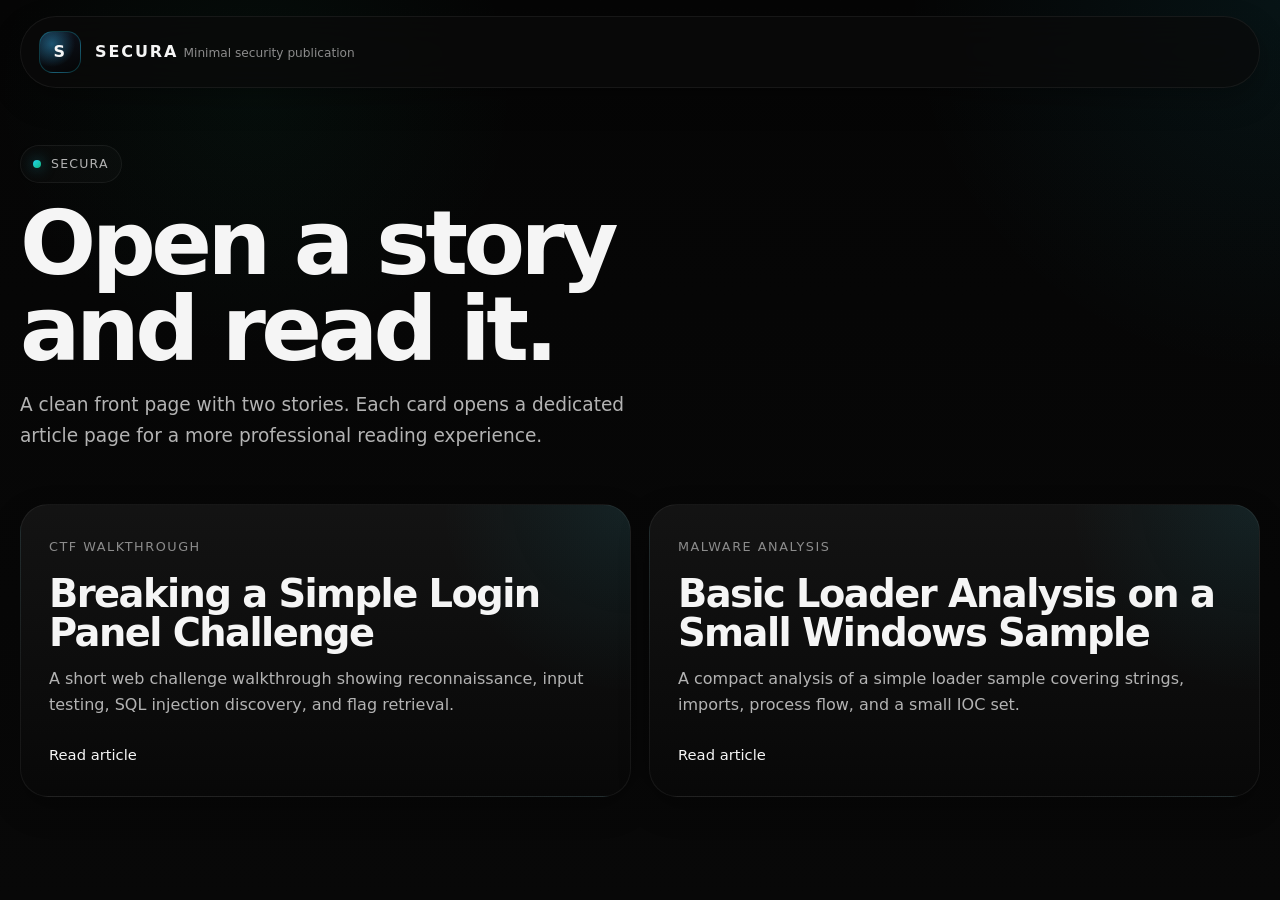
<file: index.html>
<!DOCTYPE html>
<html lang="en" data-theme="black">

<head>
    <meta charset="UTF-8">
    <meta name="viewport" content="width=device-width, initial-scale=1.0">
    <meta name="description" content="Secura is a minimalist cybersecurity publication for CTF walkthroughs and malware analysis.">
    <title>Secura</title>
    <link rel="icon" type="image/svg+xml"
        href="data:image/svg+xml,%3Csvg xmlns='http://www.w3.org/2000/svg' viewBox='0 0 64 64'%3E%3Crect width='64' height='64' rx='16' fill='%23050505'/%3E%3Cpath d='M32 12 48 18v12c0 11-6.8 17.8-16 22-9.2-4.2-16-11-16-22V18l16-6Z' fill='%2322d3ee' fill-opacity='.18' stroke='%2322d3ee' stroke-width='2.5'/%3E%3Ctext x='32' y='38' text-anchor='middle' font-size='24' font-family='Arial, sans-serif' font-weight='700' fill='%23f5f5f5'%3ES%3C/text%3E%3C/svg%3E">
    <link rel="stylesheet" href="styles-new.css">
</head>

<body>
    <div class="page-shell minimal-home">
        <header class="site-header minimal-header">
            <div class="container">
                <nav class="site-nav minimal-nav" aria-label="Primary navigation">
                    <a class="brand" href="index.html">
                        <span class="brand-mark">S</span>
                        <span class="brand-copy">
                            <span class="brand-name">Secura</span>
                            <span class="brand-tag">Minimal security publication</span>
                        </span>
                    </a>
                </nav>
            </div>
        </header>

        <main>
            <section class="minimal-hero" id="stories">
                <div class="container minimal-shell">
                    <div class="minimal-copy">
                        <div class="eyebrow">Secura</div>
                        <h1 class="minimal-title">Open a story and read it.</h1>
                        <p class="minimal-lead">
                            A clean front page with two stories. Each card opens a dedicated article page for a more professional reading experience.
                        </p>
                    </div>

                    <div class="workspace-grid">
                        <a class="workspace-card" href="ctf-walkthrough-login-panel.html">
                            <span class="workspace-kicker">CTF Walkthrough</span>
                            <h2 class="workspace-title">Breaking a Simple Login Panel Challenge</h2>
                            <p class="workspace-summary">
                                A short web challenge walkthrough showing reconnaissance, input testing, SQL injection discovery, and flag retrieval.
                            </p>
                            <span class="workspace-link">Read article</span>
                        </a>

                        <a class="workspace-card" href="malware-analysis-loader.html">
                            <span class="workspace-kicker">Malware Analysis</span>
                            <h2 class="workspace-title">Basic Loader Analysis on a Small Windows Sample</h2>
                            <p class="workspace-summary">
                                A compact analysis of a simple loader sample covering strings, imports, process flow, and a small IOC set.
                            </p>
                            <span class="workspace-link">Read article</span>
                        </a>
                    </div>
                </div>
            </section>
        </main>
    </div>
</body>

</html>
</file>
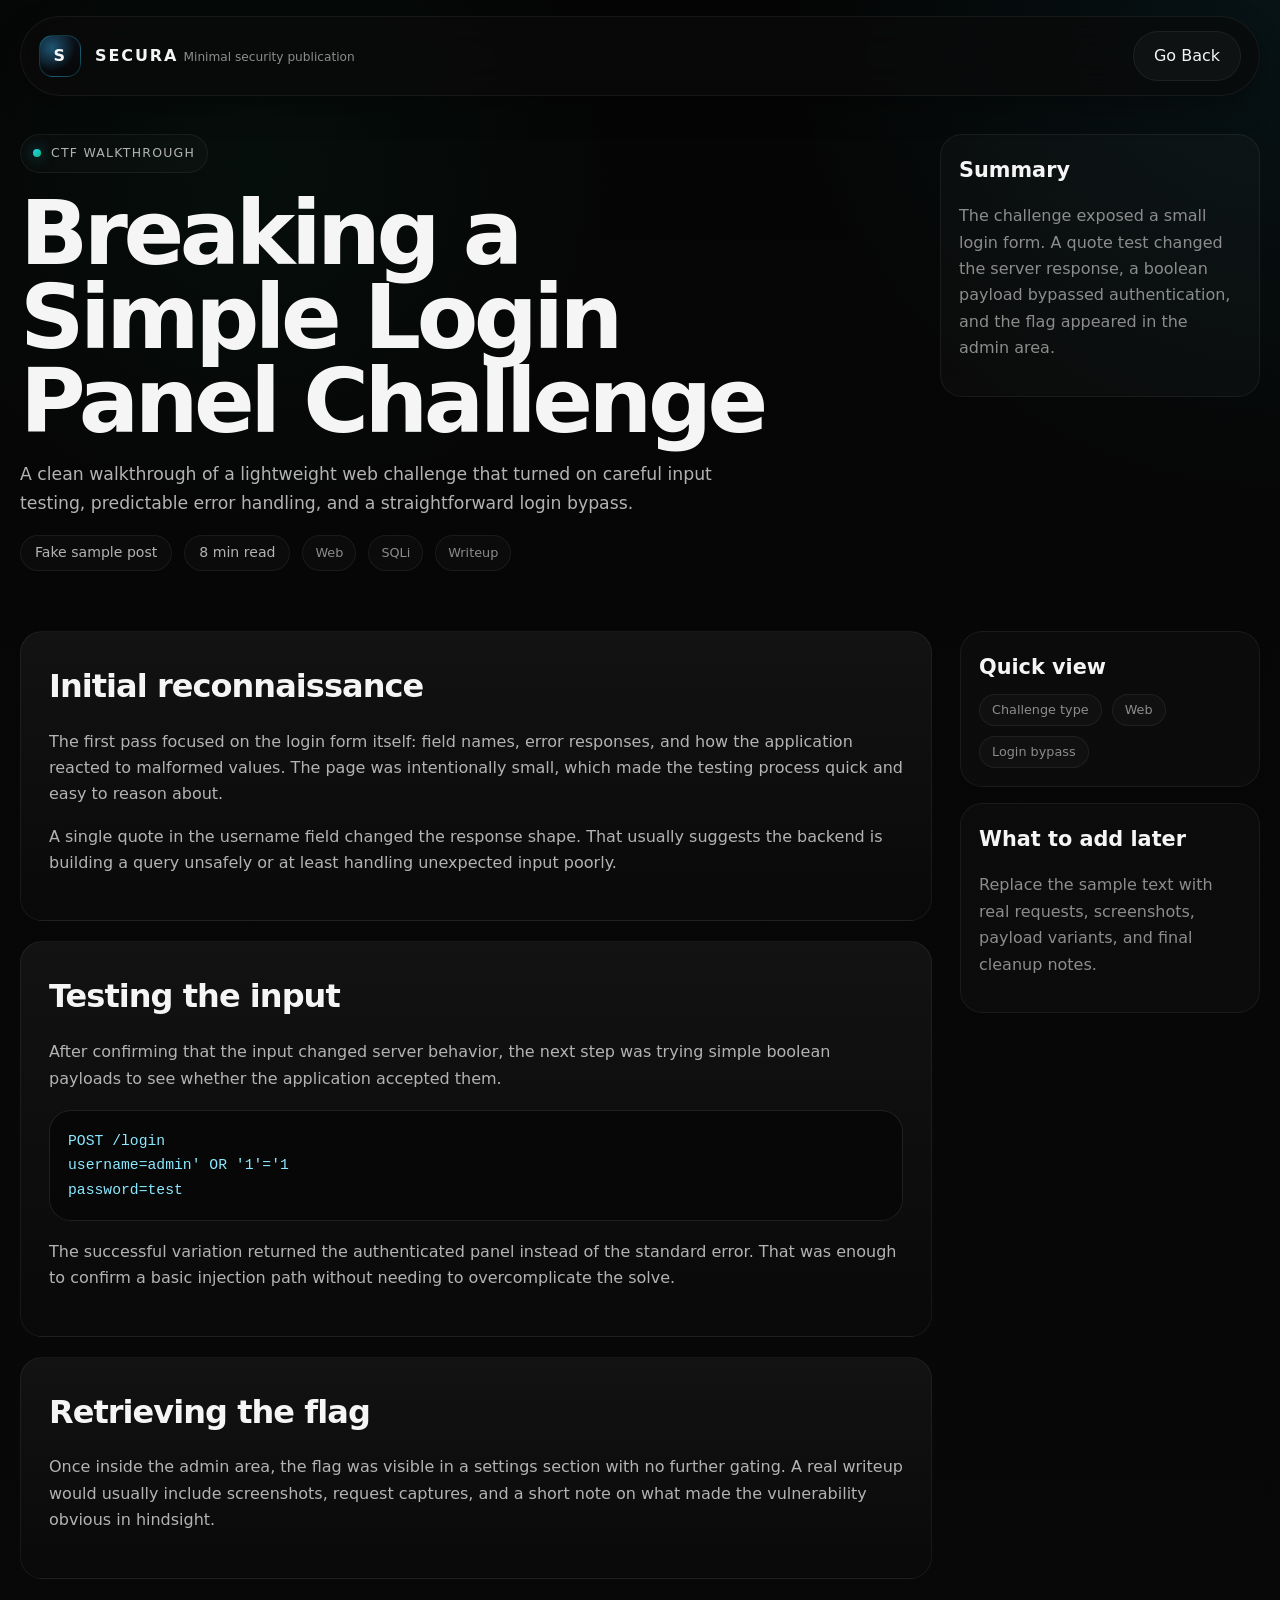
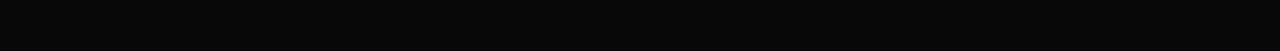
<file: ctf-walkthrough-login-panel.html>
<!DOCTYPE html>
<html lang="en" data-theme="black">

<head>
    <meta charset="UTF-8">
    <meta name="viewport" content="width=device-width, initial-scale=1.0">
    <meta name="description" content="CTF walkthrough for a simple login panel challenge published on Secura.">
    <title>Breaking a Simple Login Panel Challenge | Secura</title>
    <link rel="icon" type="image/svg+xml"
        href="data:image/svg+xml,%3Csvg xmlns='http://www.w3.org/2000/svg' viewBox='0 0 64 64'%3E%3Crect width='64' height='64' rx='16' fill='%23050505'/%3E%3Cpath d='M32 12 48 18v12c0 11-6.8 17.8-16 22-9.2-4.2-16-11-16-22V18l16-6Z' fill='%2322d3ee' fill-opacity='.18' stroke='%2322d3ee' stroke-width='2.5'/%3E%3Ctext x='32' y='38' text-anchor='middle' font-size='24' font-family='Arial, sans-serif' font-weight='700' fill='%23f5f5f5'%3ES%3C/text%3E%3C/svg%3E">
    <link rel="stylesheet" href="styles-new.css">
</head>

<body>
    <div class="page-shell">
        <header class="site-header minimal-header">
            <div class="container">
                <nav class="site-nav minimal-nav" aria-label="Primary navigation">
                    <a class="brand" href="index.html">
                        <span class="brand-mark">S</span>
                        <span class="brand-copy">
                            <span class="brand-name">Secura</span>
                            <span class="brand-tag">Minimal security publication</span>
                        </span>
                    </a>
                    <a class="button button-secondary top-back-button" href="index.html">Go Back</a>
                </nav>
            </div>
        </header>

        <main>
            <section class="full-article-hero">
                <div class="container">
                    <div class="full-article-grid">
                        <div class="full-article-copy">
                            <div class="eyebrow">CTF Walkthrough</div>
                            <h1 class="full-article-title">Breaking a Simple Login Panel Challenge</h1>
                            <p class="full-article-lead">
                                A clean walkthrough of a lightweight web challenge that turned on careful input testing,
                                predictable error handling, and a straightforward login bypass.
                            </p>
                            <div class="article-meta">
                                <span class="meta-pill">Fake sample post</span>
                                <span class="meta-pill">8 min read</span>
                                <span class="tag">Web</span>
                                <span class="tag">SQLi</span>
                                <span class="tag">Writeup</span>
                            </div>
                        </div>
                        <aside class="full-article-summary">
                            <div class="reader-side-card">
                                <h3 class="workspace-side-title">Summary</h3>
                                <p class="workspace-side-copy">
                                    The challenge exposed a small login form. A quote test changed the server response,
                                    a boolean payload bypassed authentication, and the flag appeared in the admin area.
                                </p>
                            </div>
                        </aside>
                    </div>
                </div>
            </section>

            <section class="section">
                <div class="container full-article-layout">
                    <article class="full-article-content">
                        <section class="article-section">
                            <h2>Initial reconnaissance</h2>
                            <p>
                                The first pass focused on the login form itself: field names, error responses, and how
                                the application reacted to malformed values. The page was intentionally small, which made
                                the testing process quick and easy to reason about.
                            </p>
                            <p>
                                A single quote in the username field changed the response shape. That usually suggests
                                the backend is building a query unsafely or at least handling unexpected input poorly.
                            </p>
                        </section>

                        <section class="article-section">
                            <h2>Testing the input</h2>
                            <p>
                                After confirming that the input changed server behavior, the next step was trying simple
                                boolean payloads to see whether the application accepted them.
                            </p>
                            <div class="reader-code">
                                <pre><code>POST /login
username=admin' OR '1'='1
password=test</code></pre>
                            </div>
                            <p>
                                The successful variation returned the authenticated panel instead of the standard error.
                                That was enough to confirm a basic injection path without needing to overcomplicate the solve.
                            </p>
                        </section>

                        <section class="article-section">
                            <h2>Retrieving the flag</h2>
                            <p>
                                Once inside the admin area, the flag was visible in a settings section with no further
                                gating. A real writeup would usually include screenshots, request captures, and a short
                                note on what made the vulnerability obvious in hindsight.
                            </p>
                        </section>
                    </article>

                    <aside class="full-article-sidebar">
                        <div class="reader-side-card">
                            <h3 class="workspace-side-title">Quick view</h3>
                            <div class="tags">
                                <span class="tag">Challenge type</span>
                                <span class="tag">Web</span>
                                <span class="tag">Login bypass</span>
                            </div>
                        </div>
                        <div class="reader-side-card">
                            <h3 class="workspace-side-title">What to add later</h3>
                            <p class="workspace-side-copy">
                                Replace the sample text with real requests, screenshots, payload variants, and final cleanup notes.
                            </p>
                        </div>
                    </aside>
                </div>
            </section>
        </main>
    </div>
</body>

</html>
</file>
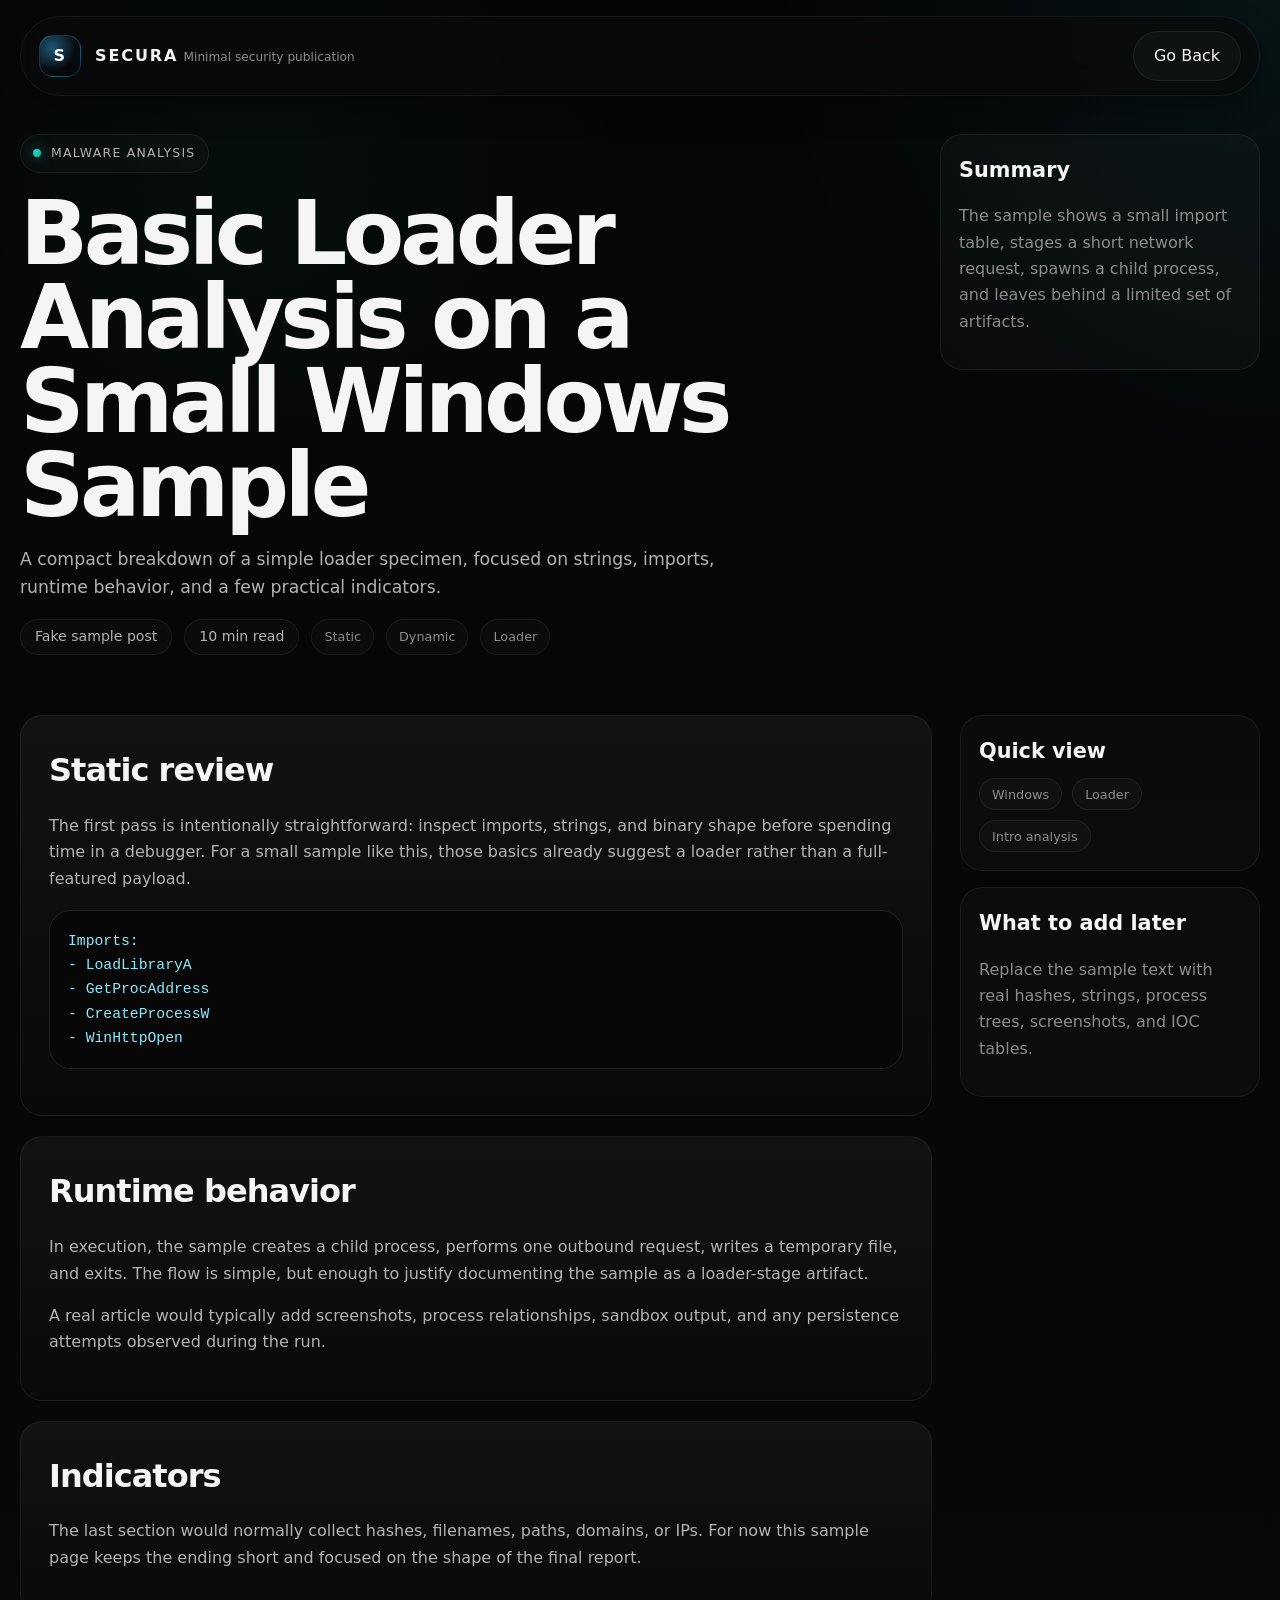
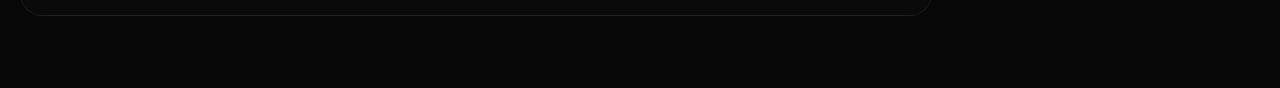
<file: malware-analysis-loader.html>
<!DOCTYPE html>
<html lang="en" data-theme="black">

<head>
    <meta charset="UTF-8">
    <meta name="viewport" content="width=device-width, initial-scale=1.0">
    <meta name="description" content="Malware analysis for a small Windows loader sample published on Secura.">
    <title>Basic Loader Analysis on a Small Windows Sample | Secura</title>
    <link rel="icon" type="image/svg+xml"
        href="data:image/svg+xml,%3Csvg xmlns='http://www.w3.org/2000/svg' viewBox='0 0 64 64'%3E%3Crect width='64' height='64' rx='16' fill='%23050505'/%3E%3Cpath d='M32 12 48 18v12c0 11-6.8 17.8-16 22-9.2-4.2-16-11-16-22V18l16-6Z' fill='%2322d3ee' fill-opacity='.18' stroke='%2322d3ee' stroke-width='2.5'/%3E%3Ctext x='32' y='38' text-anchor='middle' font-size='24' font-family='Arial, sans-serif' font-weight='700' fill='%23f5f5f5'%3ES%3C/text%3E%3C/svg%3E">
    <link rel="stylesheet" href="styles-new.css">
</head>

<body>
    <div class="page-shell">
        <header class="site-header minimal-header">
            <div class="container">
                <nav class="site-nav minimal-nav" aria-label="Primary navigation">
                    <a class="brand" href="index.html">
                        <span class="brand-mark">S</span>
                        <span class="brand-copy">
                            <span class="brand-name">Secura</span>
                            <span class="brand-tag">Minimal security publication</span>
                        </span>
                    </a>
                    <a class="button button-secondary top-back-button" href="index.html">Go Back</a>
                </nav>
            </div>
        </header>

        <main>
            <section class="full-article-hero">
                <div class="container">
                    <div class="full-article-grid">
                        <div class="full-article-copy">
                            <div class="eyebrow">Malware Analysis</div>
                            <h1 class="full-article-title">Basic Loader Analysis on a Small Windows Sample</h1>
                            <p class="full-article-lead">
                                A compact breakdown of a simple loader specimen, focused on strings, imports, runtime behavior, and a few practical indicators.
                            </p>
                            <div class="article-meta">
                                <span class="meta-pill">Fake sample post</span>
                                <span class="meta-pill">10 min read</span>
                                <span class="tag">Static</span>
                                <span class="tag">Dynamic</span>
                                <span class="tag">Loader</span>
                            </div>
                        </div>
                        <aside class="full-article-summary">
                            <div class="reader-side-card">
                                <h3 class="workspace-side-title">Summary</h3>
                                <p class="workspace-side-copy">
                                    The sample shows a small import table, stages a short network request, spawns a child process, and leaves behind a limited set of artifacts.
                                </p>
                            </div>
                        </aside>
                    </div>
                </div>
            </section>

            <section class="section">
                <div class="container full-article-layout">
                    <article class="full-article-content">
                        <section class="article-section">
                            <h2>Static review</h2>
                            <p>
                                The first pass is intentionally straightforward: inspect imports, strings, and binary
                                shape before spending time in a debugger. For a small sample like this, those basics
                                already suggest a loader rather than a full-featured payload.
                            </p>
                            <div class="reader-code">
                                <pre><code>Imports:
- LoadLibraryA
- GetProcAddress
- CreateProcessW
- WinHttpOpen</code></pre>
                            </div>
                        </section>

                        <section class="article-section">
                            <h2>Runtime behavior</h2>
                            <p>
                                In execution, the sample creates a child process, performs one outbound request, writes
                                a temporary file, and exits. The flow is simple, but enough to justify documenting the
                                sample as a loader-stage artifact.
                            </p>
                            <p>
                                A real article would typically add screenshots, process relationships, sandbox output,
                                and any persistence attempts observed during the run.
                            </p>
                        </section>

                        <section class="article-section">
                            <h2>Indicators</h2>
                            <p>
                                The last section would normally collect hashes, filenames, paths, domains, or IPs. For
                                now this sample page keeps the ending short and focused on the shape of the final report.
                            </p>
                        </section>
                    </article>

                    <aside class="full-article-sidebar">
                        <div class="reader-side-card">
                            <h3 class="workspace-side-title">Quick view</h3>
                            <div class="tags">
                                <span class="tag">Windows</span>
                                <span class="tag">Loader</span>
                                <span class="tag">Intro analysis</span>
                            </div>
                        </div>
                        <div class="reader-side-card">
                            <h3 class="workspace-side-title">What to add later</h3>
                            <p class="workspace-side-copy">
                                Replace the sample text with real hashes, strings, process trees, screenshots, and IOC tables.
                            </p>
                        </div>
                    </aside>
                </div>
            </section>
        </main>
    </div>
</body>

</html>
</file>
<file: styles-new.css>
:root {
    color-scheme: dark;
    --bg: #050505;
    --bg-elevated: #080808;
    --surface: #111111;
    --surface-alt: #141414;
    --surface-strong: #181818;
    --surface-glass: rgba(10, 10, 10, 0.72);
    --border: rgba(255, 255, 255, 0.06);
    --border-strong: rgba(255, 255, 255, 0.08);
    --text: #f5f5f5;
    --text-secondary: #b3b3b3;
    --text-muted: #8c8c8c;
    --text-faint: #7a7a7a;
    --accent: #22d3ee;
    --accent-soft: rgba(34, 211, 238, 0.18);
    --accent-strong: #38bdf8;
    --accent-secondary: #10b981;
    --accent-secondary-soft: rgba(16, 185, 129, 0.16);
    --warning: #f59e0b;
    --high: #fb7185;
    --critical: #ef4444;
    --shadow: 0 22px 60px rgba(0, 0, 0, 0.35);
    --shadow-soft: 0 12px 30px rgba(0, 0, 0, 0.28);
    --radius-sm: 14px;
    --radius: 22px;
    --radius-lg: 30px;
    --container: 1240px;
    --reading: 780px;
    --nav-height: 82px;
    --font-body: ui-sans-serif, system-ui, -apple-system, BlinkMacSystemFont, "Segoe UI", sans-serif;
    --font-heading: ui-sans-serif, system-ui, -apple-system, BlinkMacSystemFont, "Segoe UI", sans-serif;
    --font-mono: "SFMono-Regular", Consolas, "Liberation Mono", Menlo, monospace;
}

:root[data-theme="graphite"] {
    --bg: #0b0b0b;
    --bg-elevated: #101010;
    --surface: #151515;
    --surface-alt: #191919;
    --surface-strong: #202020;
    --surface-glass: rgba(17, 17, 17, 0.72);
    --border: rgba(255, 255, 255, 0.08);
    --border-strong: rgba(255, 255, 255, 0.12);
}

* {
    box-sizing: border-box;
}

html {
    scroll-behavior: smooth;
}

body {
    margin: 0;
    min-height: 100vh;
    background:
        radial-gradient(circle at top right, rgba(34, 211, 238, 0.07), transparent 24%),
        radial-gradient(circle at 20% 10%, rgba(16, 185, 129, 0.05), transparent 20%),
        linear-gradient(180deg, var(--bg) 0%, var(--bg-elevated) 100%);
    color: var(--text);
    font-family: var(--font-body);
    line-height: 1.65;
    -webkit-font-smoothing: antialiased;
    text-rendering: optimizeLegibility;
}

body::before {
    content: "";
    position: fixed;
    inset: 0;
    pointer-events: none;
    background-image:
        linear-gradient(rgba(255, 255, 255, 0.02) 1px, transparent 1px),
        linear-gradient(90deg, rgba(255, 255, 255, 0.02) 1px, transparent 1px);
    background-size: 120px 120px;
    mask-image: radial-gradient(circle at top, rgba(0, 0, 0, 0.65), transparent 72%);
    opacity: 0.45;
}

img {
    max-width: 100%;
    display: block;
}

a {
    color: inherit;
    text-decoration: none;
}

button,
input,
textarea,
select {
    font: inherit;
}

button {
    cursor: pointer;
}

::selection {
    background: rgba(34, 211, 238, 0.22);
    color: var(--text);
}

.page-shell {
    position: relative;
}

.container {
    width: min(calc(100% - 32px), var(--container));
    margin: 0 auto;
}

.site-header {
    position: sticky;
    top: 0;
    z-index: 40;
    padding: 16px 0;
}

.site-nav {
    display: flex;
    align-items: center;
    justify-content: space-between;
    gap: 24px;
    min-height: var(--nav-height);
    padding: 16px 22px;
    border: 1px solid var(--border);
    border-radius: 999px;
    background: var(--surface-glass);
    backdrop-filter: blur(18px);
    box-shadow: var(--shadow-soft);
}

.brand {
    display: inline-flex;
    align-items: center;
    gap: 14px;
    min-width: 0;
}

.brand-mark {
    width: 42px;
    height: 42px;
    border-radius: 14px;
    border: 1px solid rgba(34, 211, 238, 0.24);
    background:
        radial-gradient(circle at 30% 30%, rgba(56, 189, 248, 0.4), transparent 58%),
        linear-gradient(160deg, rgba(17, 24, 39, 0.8), rgba(5, 5, 5, 0.98));
    display: grid;
    place-items: center;
    font-family: var(--font-heading);
    font-size: 1rem;
    font-weight: 700;
    letter-spacing: 0.08em;
}

.brand-copy {
    min-width: 0;
}

.brand-name {
    font-family: var(--font-heading);
    font-size: 1rem;
    font-weight: 700;
    letter-spacing: 0.12em;
    text-transform: uppercase;
}

.brand-tag {
    font-size: 0.76rem;
    color: var(--text-muted);
    white-space: nowrap;
}

.nav-menu {
    display: flex;
    align-items: center;
    gap: 8px;
    flex: 1;
    justify-content: center;
    flex-wrap: wrap;
}

.nav-link,
.icon-button,
.theme-toggle,
.mobile-toggle {
    border: 1px solid transparent;
    border-radius: 999px;
    transition: border-color 180ms ease, background-color 180ms ease, color 180ms ease, transform 180ms ease, box-shadow 180ms ease;
}

.nav-link {
    padding: 10px 14px;
    color: var(--text-secondary);
    font-size: 0.94rem;
}

.nav-link:hover,
.nav-link.active {
    color: var(--text);
    border-color: var(--border);
    background: rgba(255, 255, 255, 0.03);
}

.nav-actions {
    display: flex;
    align-items: center;
    gap: 10px;
}

.icon-button,
.theme-toggle,
.mobile-toggle {
    display: inline-flex;
    align-items: center;
    justify-content: center;
    gap: 10px;
    min-width: 42px;
    height: 42px;
    padding: 0 14px;
    background: rgba(255, 255, 255, 0.03);
    color: var(--text-secondary);
    border-color: var(--border);
}

.icon-button:hover,
.theme-toggle:hover,
.mobile-toggle:hover,
.button:hover,
.chip:hover,
.note-card:hover,
.story-card:hover,
.brief-card:hover,
.archive-item:hover {
    transform: translateY(-1px);
}

.theme-toggle span:last-child,
.search-trigger span:last-child {
    font-size: 0.88rem;
}

.mobile-toggle {
    display: none;
}

.page-hero,
.subpage-hero {
    position: relative;
    padding: 44px 0 48px;
}

.page-hero {
    min-height: calc(100vh - 110px);
    display: flex;
    align-items: center;
}

.hero-grid {
    display: grid;
    grid-template-columns: minmax(0, 1.15fr) minmax(320px, 0.85fr);
    gap: 36px;
    align-items: stretch;
}

.eyebrow {
    display: inline-flex;
    align-items: center;
    gap: 10px;
    padding: 8px 12px;
    border: 1px solid var(--border);
    border-radius: 999px;
    background: rgba(255, 255, 255, 0.02);
    color: var(--text-secondary);
    font-size: 0.78rem;
    letter-spacing: 0.1em;
    text-transform: uppercase;
}

.eyebrow::before {
    content: "";
    width: 8px;
    height: 8px;
    border-radius: 999px;
    background: linear-gradient(135deg, var(--accent), var(--accent-secondary));
    box-shadow: 0 0 14px rgba(34, 211, 238, 0.5);
}

.hero-title,
.subpage-title,
.article-title {
    margin: 18px 0 18px;
    font-family: var(--font-heading);
    letter-spacing: -0.04em;
    line-height: 0.95;
}

.hero-title {
    max-width: 11ch;
    font-size: clamp(3.3rem, 7vw, 6.3rem);
}

.hero-lead,
.subpage-lead {
    max-width: 63ch;
    color: var(--text-secondary);
    font-size: clamp(1.04rem, 2vw, 1.22rem);
}

.hero-meta,
.article-meta,
.mini-meta,
.brief-meta,
.archive-meta,
.author-links {
    display: flex;
    flex-wrap: wrap;
    gap: 12px;
}

.meta-pill,
.tag,
.severity,
.stat-label,
.toc-link,
.search-chip {
    border: 1px solid var(--border);
    border-radius: 999px;
}

.meta-pill,
.tag,
.severity,
.search-chip {
    display: inline-flex;
    align-items: center;
    gap: 8px;
    min-height: 36px;
    padding: 0 14px;
    background: rgba(255, 255, 255, 0.025);
    color: var(--text-secondary);
    font-size: 0.88rem;
}

.severity.low {
    color: #86efac;
}

.severity.medium {
    color: #fcd34d;
}

.severity.high {
    color: #fda4af;
}

.severity.critical {
    color: #f87171;
}

.hero-actions,
.subpage-actions,
.ioc-toolbar {
    display: flex;
    flex-wrap: wrap;
    gap: 14px;
    margin-top: 28px;
}

.button,
.chip {
    display: inline-flex;
    align-items: center;
    justify-content: center;
    gap: 10px;
    min-height: 50px;
    padding: 0 20px;
    border-radius: 999px;
    border: 1px solid var(--border);
    background: rgba(255, 255, 255, 0.03);
    color: var(--text);
    transition: border-color 180ms ease, background-color 180ms ease, transform 180ms ease, box-shadow 180ms ease;
}

.chip.active {
    border-color: rgba(34, 211, 238, 0.26);
    background: rgba(34, 211, 238, 0.1);
    color: var(--text);
    box-shadow: 0 10px 24px rgba(34, 211, 238, 0.08);
}

.button-primary {
    background: linear-gradient(135deg, rgba(34, 211, 238, 0.16), rgba(16, 185, 129, 0.12));
    border-color: rgba(34, 211, 238, 0.28);
    box-shadow: 0 16px 36px rgba(10, 12, 14, 0.3);
}

.button-secondary:hover,
.button-primary:hover {
    border-color: rgba(34, 211, 238, 0.32);
    box-shadow: 0 16px 32px rgba(34, 211, 238, 0.08);
}

.hero-panel,
.story-card,
.brief-card,
.note-card,
.archive-item,
.stat-card,
.article-figure,
.article-callout,
.toc,
.iocs-panel,
.author-card,
.mission-panel,
.values-grid .value-card,
.process-step,
.article-aside-card {
    position: relative;
    overflow: hidden;
    border: 1px solid var(--border);
    border-radius: var(--radius);
    background: linear-gradient(180deg, rgba(20, 20, 20, 0.96), rgba(10, 10, 10, 0.96));
    box-shadow: var(--shadow-soft);
}

.hero-panel {
    min-height: 560px;
    padding: 26px;
    display: flex;
    flex-direction: column;
    justify-content: space-between;
}

.hero-panel::before,
.article-figure::before {
    content: "";
    position: absolute;
    inset: 0;
    background:
        radial-gradient(circle at 78% 20%, rgba(34, 211, 238, 0.18), transparent 22%),
        radial-gradient(circle at 24% 75%, rgba(16, 185, 129, 0.12), transparent 18%),
        linear-gradient(rgba(255, 255, 255, 0.03) 1px, transparent 1px),
        linear-gradient(90deg, rgba(255, 255, 255, 0.03) 1px, transparent 1px);
    background-size: auto, auto, 38px 38px, 38px 38px;
    opacity: 0.8;
}

.hero-panel::after,
.article-figure::after {
    content: "";
    position: absolute;
    inset: 0;
    background:
        radial-gradient(circle at 30% 30%, rgba(255, 255, 255, 0.05) 1px, transparent 1px),
        radial-gradient(circle at 78% 62%, rgba(34, 211, 238, 0.18) 2px, transparent 3px),
        radial-gradient(circle at 58% 24%, rgba(16, 185, 129, 0.18) 1.5px, transparent 2px);
    background-size: 240px 240px, 220px 220px, 280px 280px;
    animation: drift 20s linear infinite;
    opacity: 0.5;
}

.hero-panel-content,
.hero-illustration,
.article-figure-inner {
    position: relative;
    z-index: 1;
}

.hero-panel-kicker {
    color: var(--text-muted);
    font-size: 0.82rem;
    letter-spacing: 0.12em;
    text-transform: uppercase;
}

.hero-panel-title,
.section-title,
.story-title,
.archive-title,
.brief-title,
.article-section h2,
.article-section h3 {
    font-family: var(--font-heading);
    letter-spacing: -0.03em;
}

.hero-panel-title {
    max-width: 11ch;
    margin: 10px 0 0;
    font-size: clamp(2.2rem, 4vw, 3.6rem);
    line-height: 1;
}

.hero-panel-summary,
.story-summary,
.archive-summary,
.brief-summary,
.article-summary,
.article-section p,
.article-section li,
.toc p,
.mission-panel p,
.value-card p,
.process-step p,
.author-card p,
.article-aside-card p {
    color: var(--text-secondary);
}

.hero-illustration {
    align-self: stretch;
    min-height: 220px;
    border-radius: 22px;
    border: 1px solid rgba(255, 255, 255, 0.05);
    background:
        linear-gradient(115deg, rgba(34, 211, 238, 0.06), transparent 48%),
        radial-gradient(circle at 72% 35%, rgba(56, 189, 248, 0.3), transparent 25%),
        radial-gradient(circle at 30% 72%, rgba(16, 185, 129, 0.22), transparent 22%),
        linear-gradient(180deg, rgba(8, 8, 8, 0.32), rgba(8, 8, 8, 0.85));
    box-shadow: inset 0 0 0 1px rgba(255, 255, 255, 0.02);
}

.hero-illustration svg {
    width: 100%;
    height: 100%;
    opacity: 0.72;
}

.section {
    padding: 36px 0 72px;
}

.section-header {
    display: flex;
    align-items: end;
    justify-content: space-between;
    gap: 20px;
    margin-bottom: 28px;
}

.section-title {
    margin: 0;
    font-size: clamp(1.8rem, 4vw, 3rem);
}

.section-copy {
    max-width: 60ch;
    color: var(--text-secondary);
}

.stats-grid,
.story-grid,
.brief-grid,
.values-grid,
.process-grid {
    display: grid;
    gap: 18px;
}

.stats-grid {
    grid-template-columns: repeat(4, minmax(0, 1fr));
}

.stat-card {
    padding: 24px;
}

.stat-value {
    font-family: var(--font-heading);
    font-size: clamp(2rem, 4vw, 3rem);
    letter-spacing: -0.05em;
}

.stat-label {
    display: inline-flex;
    margin-top: 10px;
    padding: 8px 12px;
    color: var(--text-muted);
    font-size: 0.82rem;
}

.story-grid {
    grid-template-columns: 1.2fr 1fr 1fr;
}

.story-card {
    padding: 22px;
}

.story-card.featured {
    min-height: 520px;
}

.story-card.featured .story-visual {
    min-height: 240px;
}

.story-visual,
.brief-visual,
.archive-visual {
    position: relative;
    margin-bottom: 18px;
    border-radius: 18px;
    border: 1px solid rgba(255, 255, 255, 0.05);
    overflow: hidden;
    background:
        radial-gradient(circle at 70% 20%, rgba(34, 211, 238, 0.3), transparent 22%),
        radial-gradient(circle at 24% 76%, rgba(16, 185, 129, 0.18), transparent 18%),
        linear-gradient(135deg, rgba(255, 255, 255, 0.05), transparent 38%),
        linear-gradient(180deg, rgba(17, 17, 17, 0.98), rgba(8, 8, 8, 0.95));
}

.story-visual {
    min-height: 180px;
}

.archive-visual {
    width: 92px;
    min-width: 92px;
    height: 92px;
    margin: 0;
}

.story-visual::before,
.brief-visual::before,
.archive-visual::before {
    content: "";
    position: absolute;
    inset: 0;
    background-image:
        linear-gradient(rgba(255, 255, 255, 0.04) 1px, transparent 1px),
        linear-gradient(90deg, rgba(255, 255, 255, 0.04) 1px, transparent 1px);
    background-size: 26px 26px;
    opacity: 0.5;
}

.story-card:hover,
.brief-card:hover,
.note-card:hover,
.archive-item:hover {
    border-color: rgba(34, 211, 238, 0.22);
    box-shadow: 0 18px 44px rgba(0, 0, 0, 0.42);
}

.story-title,
.archive-title,
.brief-title {
    margin: 0 0 12px;
    font-size: clamp(1.3rem, 3vw, 2rem);
    line-height: 1.1;
}

.story-summary,
.brief-summary,
.archive-summary {
    margin: 0 0 20px;
}

.tags {
    display: flex;
    flex-wrap: wrap;
    gap: 10px;
}

.tag {
    min-height: 32px;
    padding: 0 12px;
    color: var(--text-muted);
    font-size: 0.8rem;
}

.mini-meta,
.archive-meta,
.brief-meta {
    margin-top: 18px;
}

.compact-list {
    display: grid;
    gap: 14px;
    margin-top: 18px;
}

.archive-item {
    display: flex;
    gap: 18px;
    align-items: flex-start;
    padding: 18px;
}

.archive-copy {
    flex: 1;
}

.brief-grid {
    grid-template-columns: repeat(4, minmax(0, 1fr));
}

.brief-card,
.note-card {
    padding: 18px;
}

.brief-visual {
    min-height: 88px;
}

.notes-board {
    display: grid;
    grid-template-columns: 1.2fr 1fr;
    gap: 18px;
}

.note-list {
    display: grid;
    gap: 14px;
}

.note-card {
    display: flex;
    gap: 16px;
    align-items: flex-start;
}

.note-stamp {
    min-width: 74px;
    font-family: var(--font-heading);
    font-size: 0.94rem;
    color: var(--text-muted);
}

.subpage-hero {
    padding-top: 26px;
}

.subpage-title {
    font-size: clamp(2.8rem, 6vw, 5rem);
}

.content-grid {
    display: grid;
    grid-template-columns: minmax(0, 1fr) 340px;
    gap: 24px;
    align-items: start;
}

.toc {
    position: sticky;
    top: calc(var(--nav-height) + 28px);
    padding: 22px;
}

.toc-title {
    margin: 0 0 8px;
    font-family: var(--font-heading);
    font-size: 1.1rem;
}

.toc-links {
    display: grid;
    gap: 10px;
    margin-top: 18px;
}

.toc-link {
    padding: 12px 14px;
    color: var(--text-secondary);
    background: rgba(255, 255, 255, 0.025);
}

.toc-link.active,
.toc-link:hover {
    color: var(--text);
    border-color: rgba(34, 211, 238, 0.18);
    background: rgba(34, 211, 238, 0.08);
}

.article-shell {
    display: grid;
    gap: 24px;
}

.article-hero {
    padding-top: 24px;
}

.article-title {
    font-size: clamp(3rem, 6vw, 5.4rem);
    max-width: 12ch;
}

.article-summary {
    max-width: 68ch;
    font-size: 1.08rem;
}

.article-figure {
    min-height: 380px;
    padding: 26px;
}

.article-figure-inner {
    display: flex;
    flex-direction: column;
    justify-content: space-between;
    min-height: 100%;
}

.figure-grid {
    display: grid;
    grid-template-columns: 1.1fr 0.9fr;
    gap: 18px;
}

.figure-card {
    padding: 18px;
    border: 1px solid rgba(255, 255, 255, 0.06);
    border-radius: 18px;
    background: rgba(0, 0, 0, 0.3);
}

.article-layout {
    display: grid;
    grid-template-columns: 260px minmax(0, var(--reading));
    justify-content: center;
    gap: 28px;
    padding-bottom: 80px;
}

.article-content {
    display: grid;
    gap: 24px;
}

.article-section {
    padding: 28px;
    border: 1px solid var(--border);
    border-radius: var(--radius);
    background: linear-gradient(180deg, rgba(20, 20, 20, 0.92), rgba(10, 10, 10, 0.92));
}

.article-section h2 {
    margin: 0 0 16px;
    font-size: 2rem;
}

.article-section h3 {
    margin: 28px 0 10px;
    font-size: 1.24rem;
}

.article-section blockquote {
    margin: 24px 0;
    padding: 22px 24px;
    border-left: 2px solid rgba(34, 211, 238, 0.32);
    border-radius: 0 var(--radius-sm) var(--radius-sm) 0;
    background: rgba(255, 255, 255, 0.025);
    color: var(--text);
    font-size: 1.08rem;
}

.article-callout {
    padding: 20px;
    margin: 22px 0;
}

.article-callout strong {
    display: block;
    margin-bottom: 8px;
    font-family: var(--font-heading);
}

.article-section ul,
.article-section ol {
    margin: 12px 0;
    padding-left: 20px;
}

.signal-grid,
.artifact-grid,
.author-links,
.footer-links {
    display: flex;
    flex-wrap: wrap;
    gap: 12px;
}

.signal-grid {
    margin-top: 18px;
}

.signal-card {
    flex: 1 1 180px;
    padding: 18px;
    border: 1px solid var(--border);
    border-radius: 18px;
    background: rgba(255, 255, 255, 0.025);
}

pre,
code {
    font-family: var(--font-mono);
}

pre {
    margin: 18px 0 0;
    padding: 18px;
    overflow-x: auto;
    border: 1px solid var(--border);
    border-radius: 18px;
    background: #070707;
    color: #d6f8ff;
    font-size: 0.92rem;
}

code {
    color: #8be9ff;
}

.code-block {
    position: relative;
}

.copy-button {
    position: absolute;
    top: 14px;
    right: 14px;
    min-height: 36px;
    padding: 0 12px;
    border-radius: 999px;
    border: 1px solid var(--border);
    background: rgba(17, 17, 17, 0.92);
    color: var(--text-secondary);
}

.data-table {
    width: 100%;
    border-collapse: collapse;
    margin-top: 16px;
}

.data-table th,
.data-table td {
    padding: 14px 16px;
    border-bottom: 1px solid rgba(255, 255, 255, 0.06);
    text-align: left;
    vertical-align: top;
}

.data-table th {
    color: var(--text-secondary);
    font-size: 0.84rem;
    font-weight: 600;
    letter-spacing: 0.08em;
    text-transform: uppercase;
}

.data-table tbody tr:hover {
    background: rgba(255, 255, 255, 0.025);
}

.ioc-search {
    min-height: 46px;
    width: min(100%, 340px);
    padding: 0 16px;
    border: 1px solid var(--border);
    border-radius: 999px;
    background: rgba(255, 255, 255, 0.03);
    color: var(--text);
}

.copyable {
    cursor: pointer;
}

.copyable:hover {
    color: var(--accent);
}

.author-card,
.mission-panel {
    padding: 24px;
}

.author-row {
    display: flex;
    gap: 18px;
    align-items: center;
}

.author-avatar {
    width: 72px;
    height: 72px;
    border-radius: 22px;
    border: 1px solid rgba(34, 211, 238, 0.16);
    background:
        radial-gradient(circle at 30% 30%, rgba(56, 189, 248, 0.35), transparent 54%),
        linear-gradient(180deg, #151515, #090909);
}

.footer {
    padding: 24px 0 44px;
    color: var(--text-muted);
}

.footer-inner {
    display: flex;
    justify-content: space-between;
    gap: 20px;
    align-items: center;
    flex-wrap: wrap;
    padding-top: 24px;
    border-top: 1px solid var(--border);
}

.values-grid {
    grid-template-columns: repeat(3, minmax(0, 1fr));
}

.process-grid {
    grid-template-columns: repeat(2, minmax(0, 1fr));
}

.value-card,
.process-step {
    padding: 22px;
}

.muted {
    color: var(--text-muted);
}

.search-dialog {
    position: fixed;
    inset: 0;
    z-index: 90;
    display: none;
    align-items: flex-start;
    justify-content: center;
    padding: 120px 16px 24px;
    background: rgba(0, 0, 0, 0.6);
    backdrop-filter: blur(10px);
}

.search-dialog.open {
    display: flex;
}

.search-panel {
    width: min(820px, 100%);
    padding: 20px;
    border: 1px solid var(--border-strong);
    border-radius: 28px;
    background: linear-gradient(180deg, rgba(18, 18, 18, 0.98), rgba(8, 8, 8, 0.98));
    box-shadow: var(--shadow);
}

.search-header {
    display: flex;
    gap: 14px;
    align-items: center;
}

.search-input {
    flex: 1;
    min-height: 54px;
    padding: 0 18px;
    border: 1px solid var(--border);
    border-radius: 18px;
    background: rgba(255, 255, 255, 0.03);
    color: var(--text);
}

.search-results {
    display: grid;
    gap: 12px;
    margin-top: 18px;
}

.search-result {
    display: block;
    padding: 16px 18px;
    border: 1px solid var(--border);
    border-radius: 18px;
    background: rgba(255, 255, 255, 0.025);
}

.search-result:hover {
    border-color: rgba(34, 211, 238, 0.18);
    background: rgba(34, 211, 238, 0.06);
}

.search-result.hidden,
.search-empty.hidden,
[data-filter-item].hidden,
[data-ioc-row].hidden {
    display: none;
}

.search-result-title {
    font-family: var(--font-heading);
    font-size: 1.02rem;
}

.search-result-meta,
.search-empty {
    color: var(--text-muted);
    font-size: 0.92rem;
}

.screen-reader {
    position: absolute;
    width: 1px;
    height: 1px;
    padding: 0;
    margin: -1px;
    overflow: hidden;
    clip: rect(0, 0, 0, 0);
    border: 0;
}

.iocs-panel {
    padding: 24px;
}

.minimal-home {
    min-height: 100vh;
}

.minimal-header {
    padding-bottom: 0;
}

.minimal-nav {
    min-height: 72px;
    padding: 14px 18px;
}

.minimal-hero {
    min-height: calc(100vh - 110px);
    display: flex;
    align-items: center;
    padding: 32px 0 56px;
}

.minimal-shell {
    display: grid;
    gap: 34px;
}

.minimal-copy {
    max-width: 760px;
}

.minimal-title {
    margin: 18px 0 14px;
    font-family: var(--font-heading);
    font-size: clamp(3rem, 7vw, 5.6rem);
    line-height: 0.95;
    letter-spacing: -0.05em;
}

.minimal-lead {
    max-width: 56ch;
    color: var(--text-secondary);
    font-size: clamp(1.02rem, 2vw, 1.16rem);
}

.workspace-grid {
    display: grid;
    grid-template-columns: repeat(2, minmax(0, 1fr));
    gap: 18px;
}

.workspace-card {
    display: block;
    text-align: left;
    padding: 28px;
    border: 1px solid var(--border);
    border-radius: 28px;
    background:
        radial-gradient(circle at top right, rgba(34, 211, 238, 0.08), transparent 28%),
        linear-gradient(180deg, rgba(20, 20, 20, 0.96), rgba(8, 8, 8, 0.96));
    color: var(--text);
    box-shadow: var(--shadow-soft);
    transition: transform 180ms ease, border-color 180ms ease, box-shadow 180ms ease;
}

.workspace-card:hover {
    transform: translateY(-2px);
    border-color: rgba(34, 211, 238, 0.18);
    box-shadow: 0 18px 40px rgba(0, 0, 0, 0.36);
}

.workspace-kicker {
    display: inline-flex;
    margin-bottom: 18px;
    color: var(--text-muted);
    font-size: 0.8rem;
    letter-spacing: 0.12em;
    text-transform: uppercase;
}

.workspace-title {
    margin: 0 0 14px;
    font-family: var(--font-heading);
    font-size: clamp(1.7rem, 3vw, 2.5rem);
    line-height: 1;
    letter-spacing: -0.04em;
}

.workspace-summary {
    margin: 0;
    color: var(--text-secondary);
}

.workspace-link {
    display: inline-flex;
    margin-top: 24px;
    color: var(--text);
    font-size: 0.92rem;
}

.top-back-button {
    flex-shrink: 0;
}

.story-section {
    scroll-margin-top: 110px;
}

.story-topbar {
    display: flex;
    justify-content: flex-start;
    margin-bottom: 22px;
}

.full-article-hero {
    padding: 38px 0 24px;
}

.full-article-grid {
    display: grid;
    grid-template-columns: minmax(0, 1fr) 320px;
    gap: 28px;
    align-items: end;
}

.full-article-title {
    margin: 18px 0 16px;
    max-width: 12ch;
    font-family: var(--font-heading);
    font-size: clamp(3.2rem, 7vw, 5.8rem);
    line-height: 0.94;
    letter-spacing: -0.05em;
}

.full-article-lead {
    max-width: 68ch;
    color: var(--text-secondary);
    font-size: 1.08rem;
}

.full-article-summary {
    align-self: stretch;
}

.full-article-layout {
    display: grid;
    grid-template-columns: minmax(0, 1fr) 300px;
    gap: 28px;
    align-items: start;
}

.full-article-content {
    display: grid;
    gap: 20px;
}

.full-article-sidebar {
    display: grid;
    gap: 16px;
    position: sticky;
    top: calc(var(--nav-height) + 28px);
}

.reader-code {
    margin: 18px 0;
    border: 1px solid var(--border);
    border-radius: 22px;
    background: rgba(255, 255, 255, 0.02);
    overflow: hidden;
}

.reader-code pre {
    margin: 0;
    border: 0;
    border-radius: 0;
}

.reader-aside {
    display: grid;
    gap: 16px;
}

.reader-side-card {
    padding: 18px;
    border: 1px solid var(--border);
    border-radius: 22px;
    background: rgba(255, 255, 255, 0.025);
}

.workspace-side-title {
    margin: 0 0 10px;
    font-family: var(--font-heading);
    font-size: 1.3rem;
}

.workspace-side-copy {
    color: var(--text-muted);
}

@keyframes drift {
    from {
        transform: translate3d(0, 0, 0);
    }

    50% {
        transform: translate3d(-12px, 10px, 0);
    }

    to {
        transform: translate3d(0, 0, 0);
    }
}

@media (max-width: 1100px) {
    .hero-grid,
    .content-grid,
    .notes-board,
    .article-layout {
        grid-template-columns: 1fr;
    }

    .workspace-grid,
    .reader-layout,
    .full-article-grid,
    .full-article-layout {
        grid-template-columns: 1fr;
    }

    .full-article-sidebar {
        position: static;
    }

    .story-grid {
        grid-template-columns: 1fr 1fr;
    }

    .brief-grid,
    .stats-grid,
    .values-grid,
    .process-grid {
        grid-template-columns: repeat(2, minmax(0, 1fr));
    }

    .toc {
        position: static;
    }
}

@media (max-width: 840px) {
    .site-nav {
        align-items: flex-start;
        border-radius: 28px;
    }

    .mobile-toggle {
        display: inline-flex;
    }

    .nav-menu,
    .nav-actions {
        display: none;
    }

    .site-nav.menu-open .nav-menu,
    .site-nav.menu-open .nav-actions {
        display: flex;
        width: 100%;
    }

    .site-nav.menu-open {
        flex-wrap: wrap;
    }

    .nav-menu {
        order: 3;
        justify-content: flex-start;
        gap: 10px;
    }

    .nav-actions {
        order: 4;
    }

    .story-grid,
    .brief-grid,
    .stats-grid,
    .values-grid,
    .process-grid,
    .figure-grid {
        grid-template-columns: 1fr;
    }

    .archive-item,
    .note-card {
        flex-direction: column;
    }

    .archive-visual {
        width: 100%;
        height: 140px;
    }

    .hero-title,
    .article-title,
    .subpage-title {
        max-width: none;
    }
}

@media (max-width: 640px) {
    .container {
        width: min(calc(100% - 20px), var(--container));
    }

    .site-header {
        padding: 10px 0;
    }

    .site-nav,
    .hero-panel,
    .story-card,
    .article-section,
    .toc,
    .brief-card,
    .note-card,
    .archive-item,
    .mission-panel,
    .author-card,
    .value-card,
    .process-step {
        border-radius: 22px;
    }

    .hero-actions,
    .subpage-actions,
    .ioc-toolbar {
        flex-direction: column;
        align-items: stretch;
    }

    .button,
    .chip {
        width: 100%;
    }

    .hero-panel,
    .article-figure {
        min-height: auto;
    }
}
</file>
